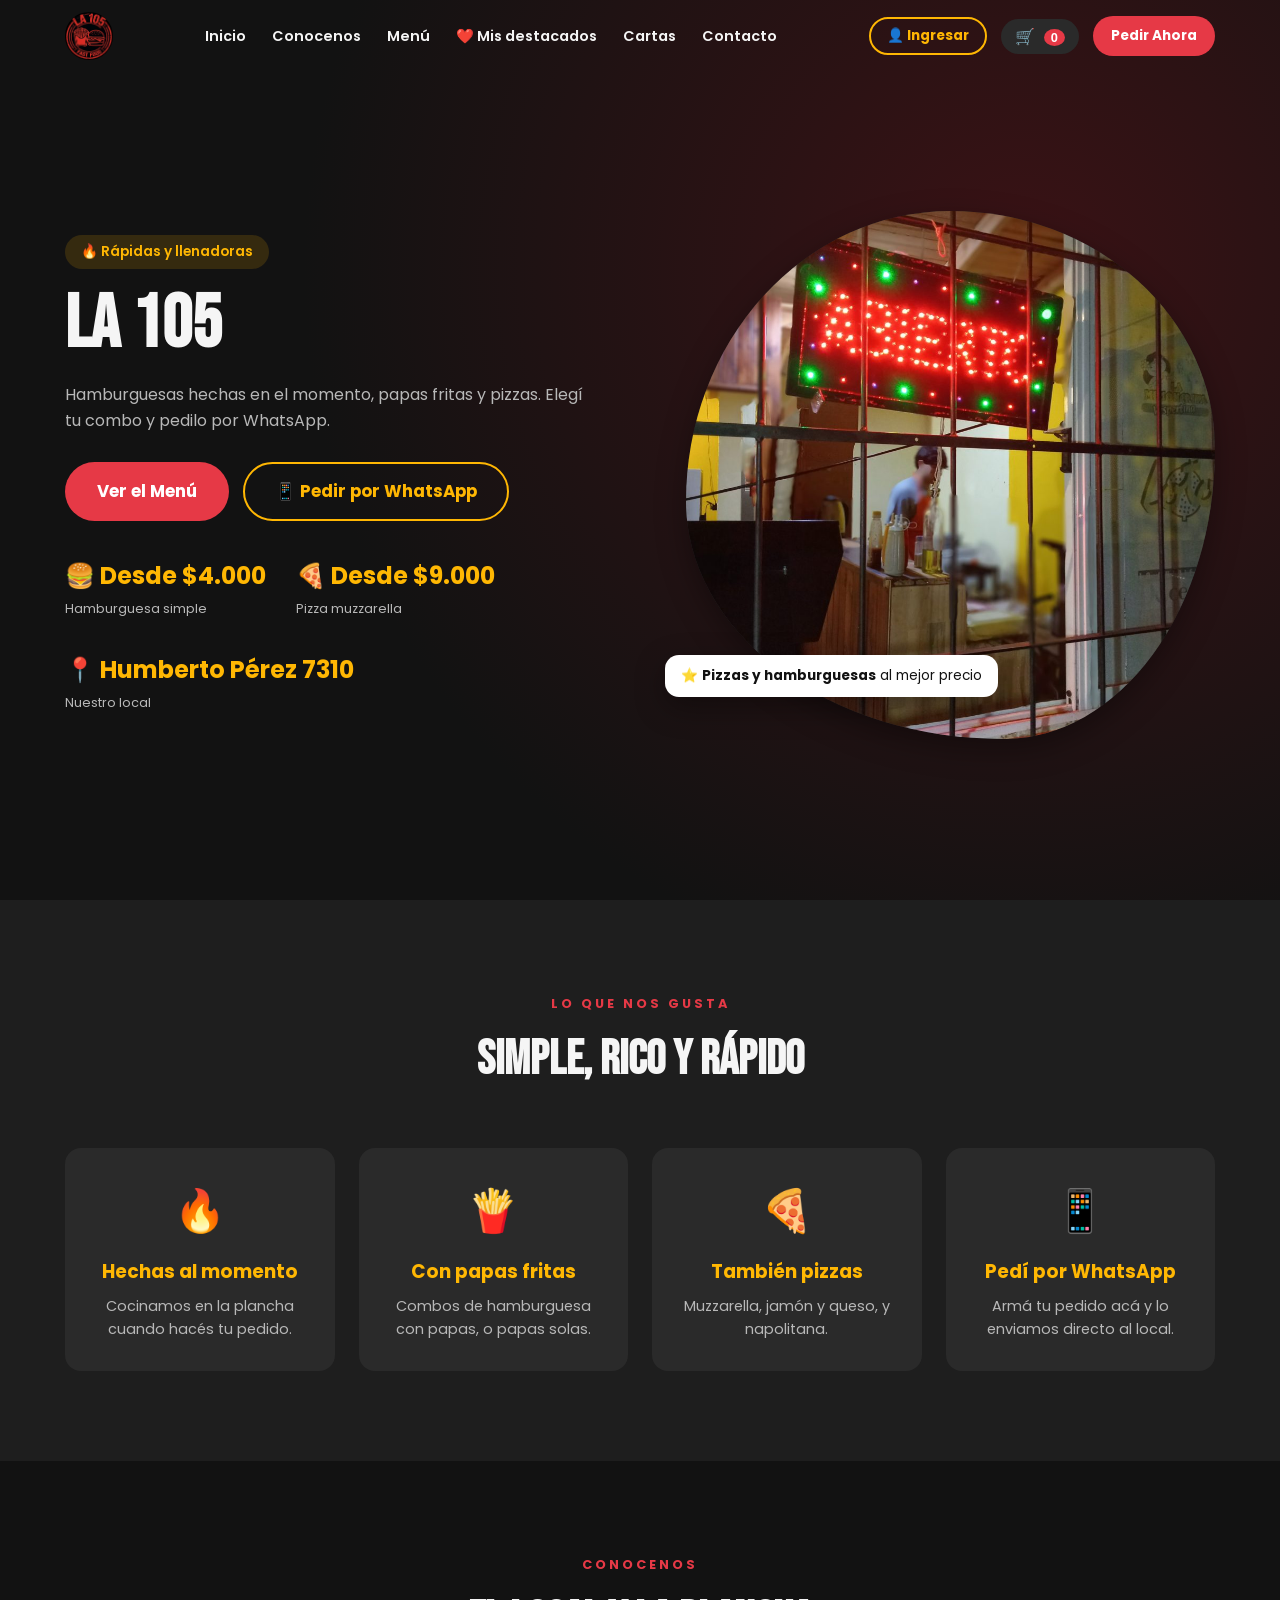
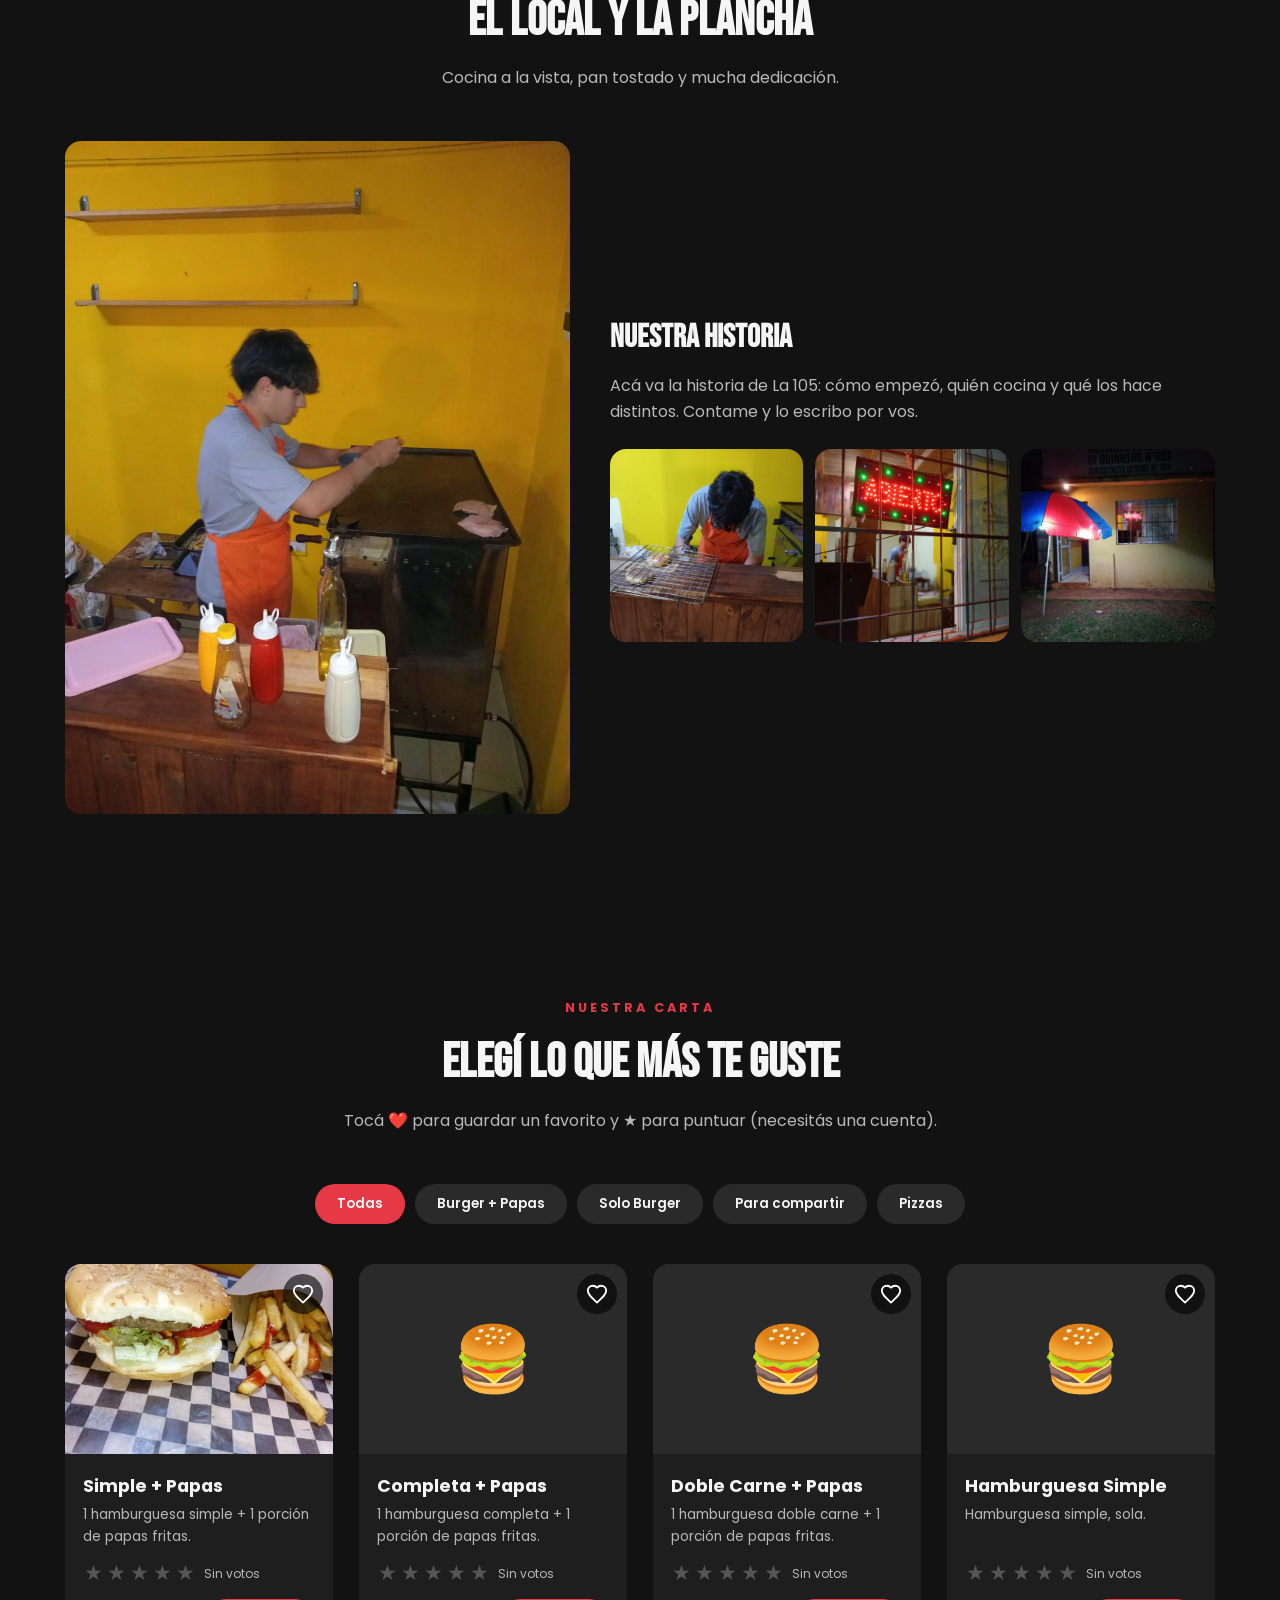
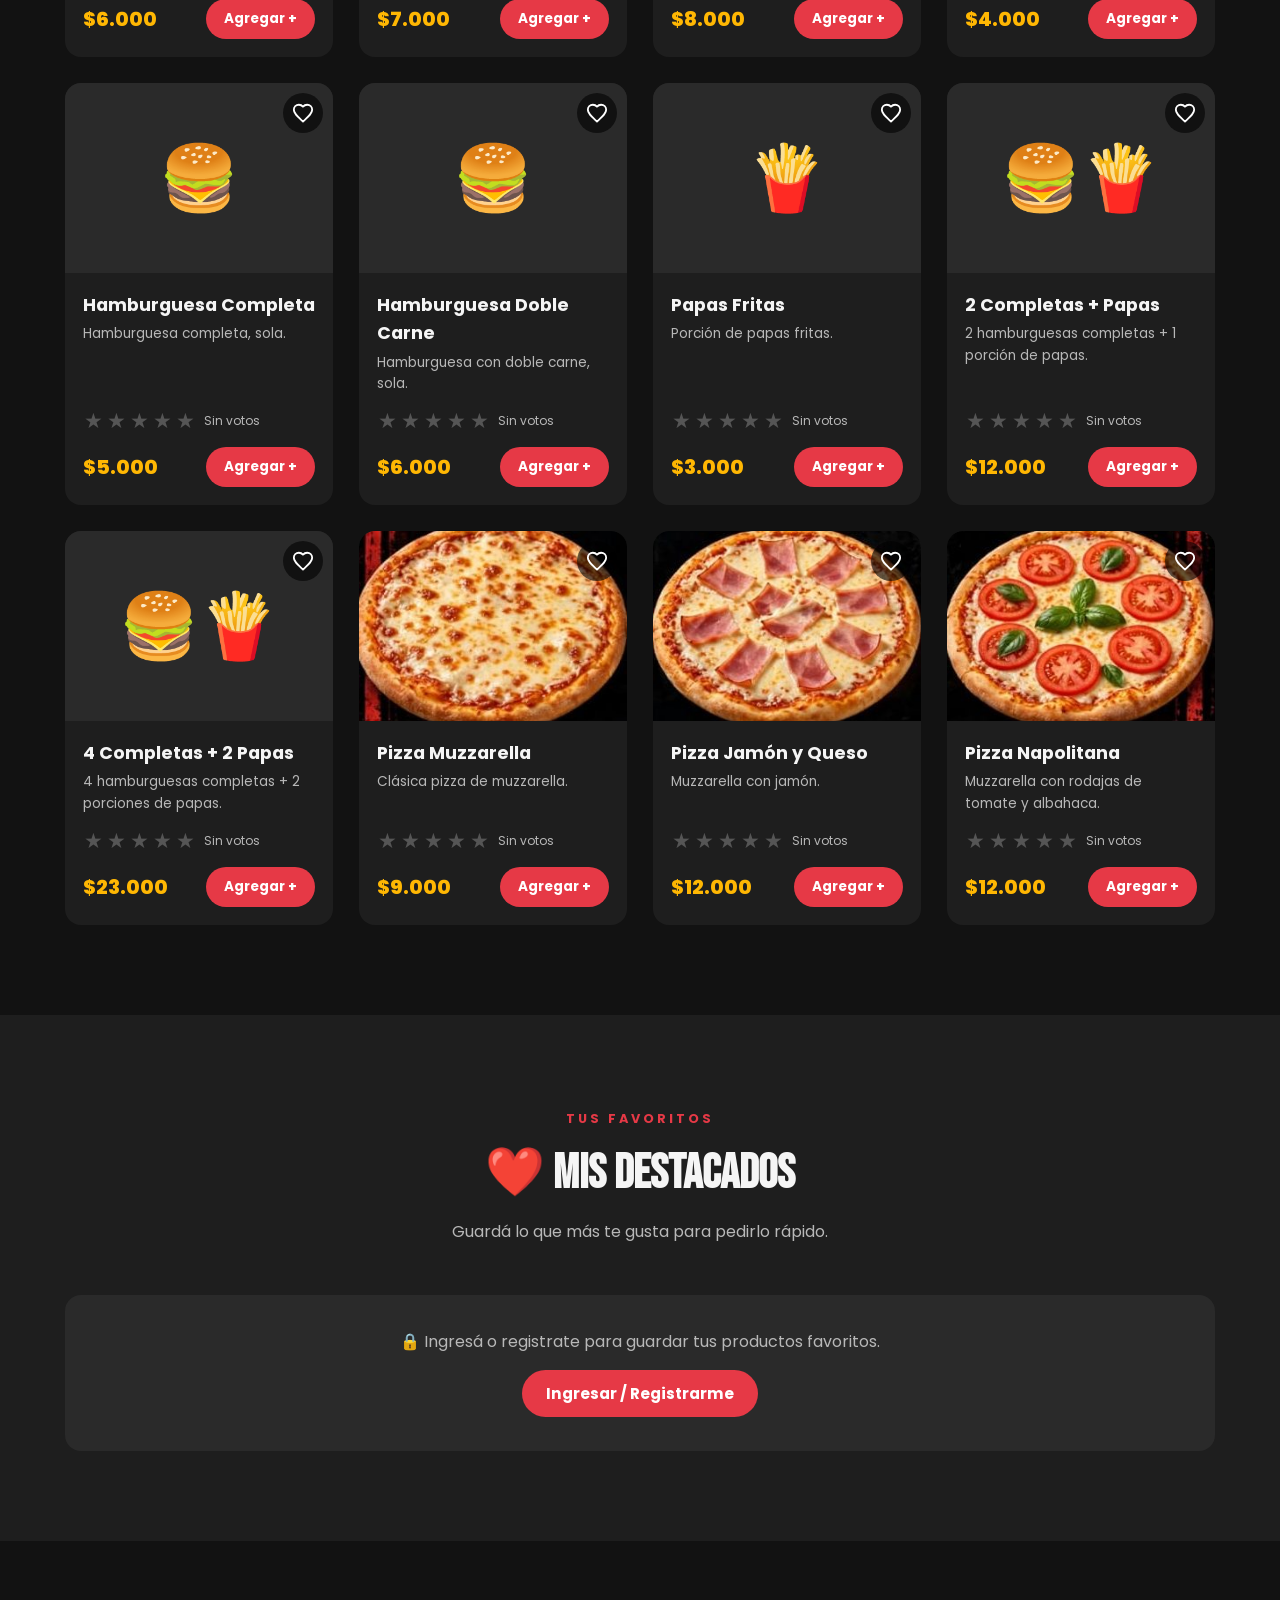
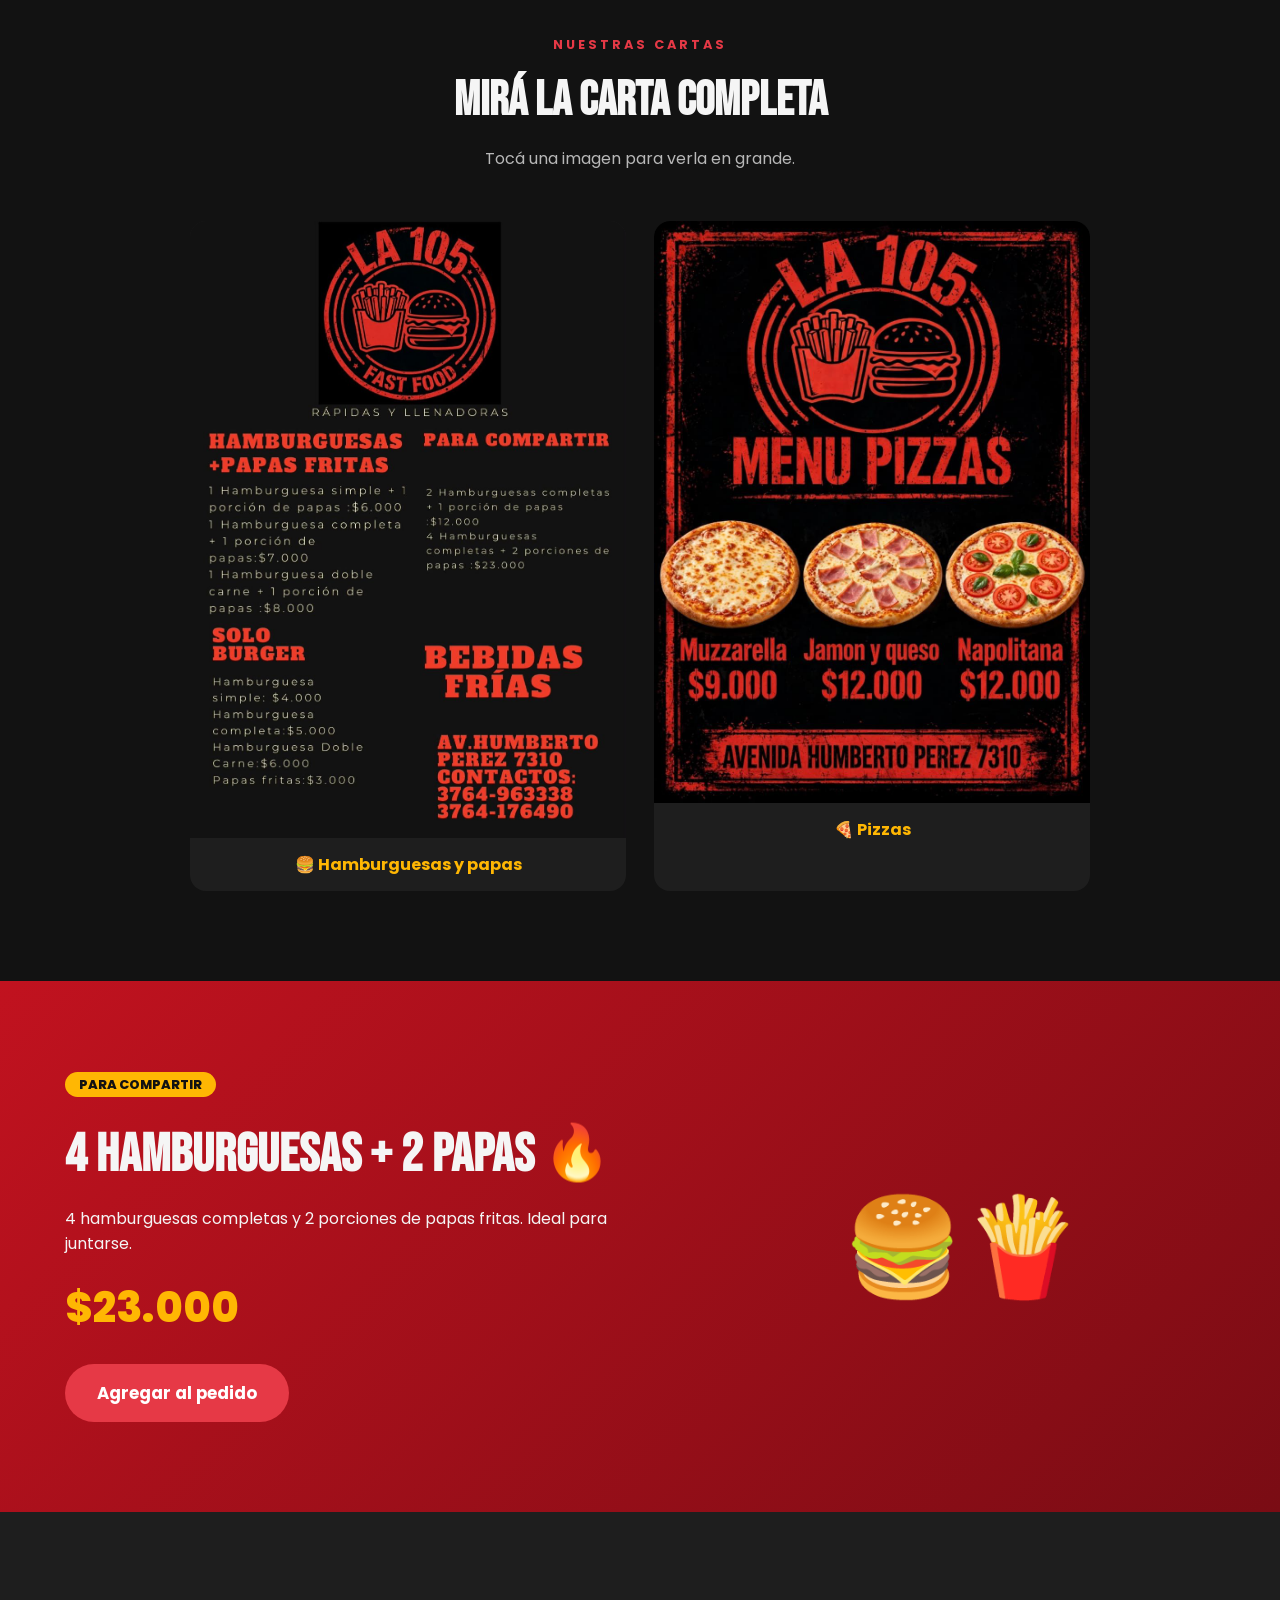
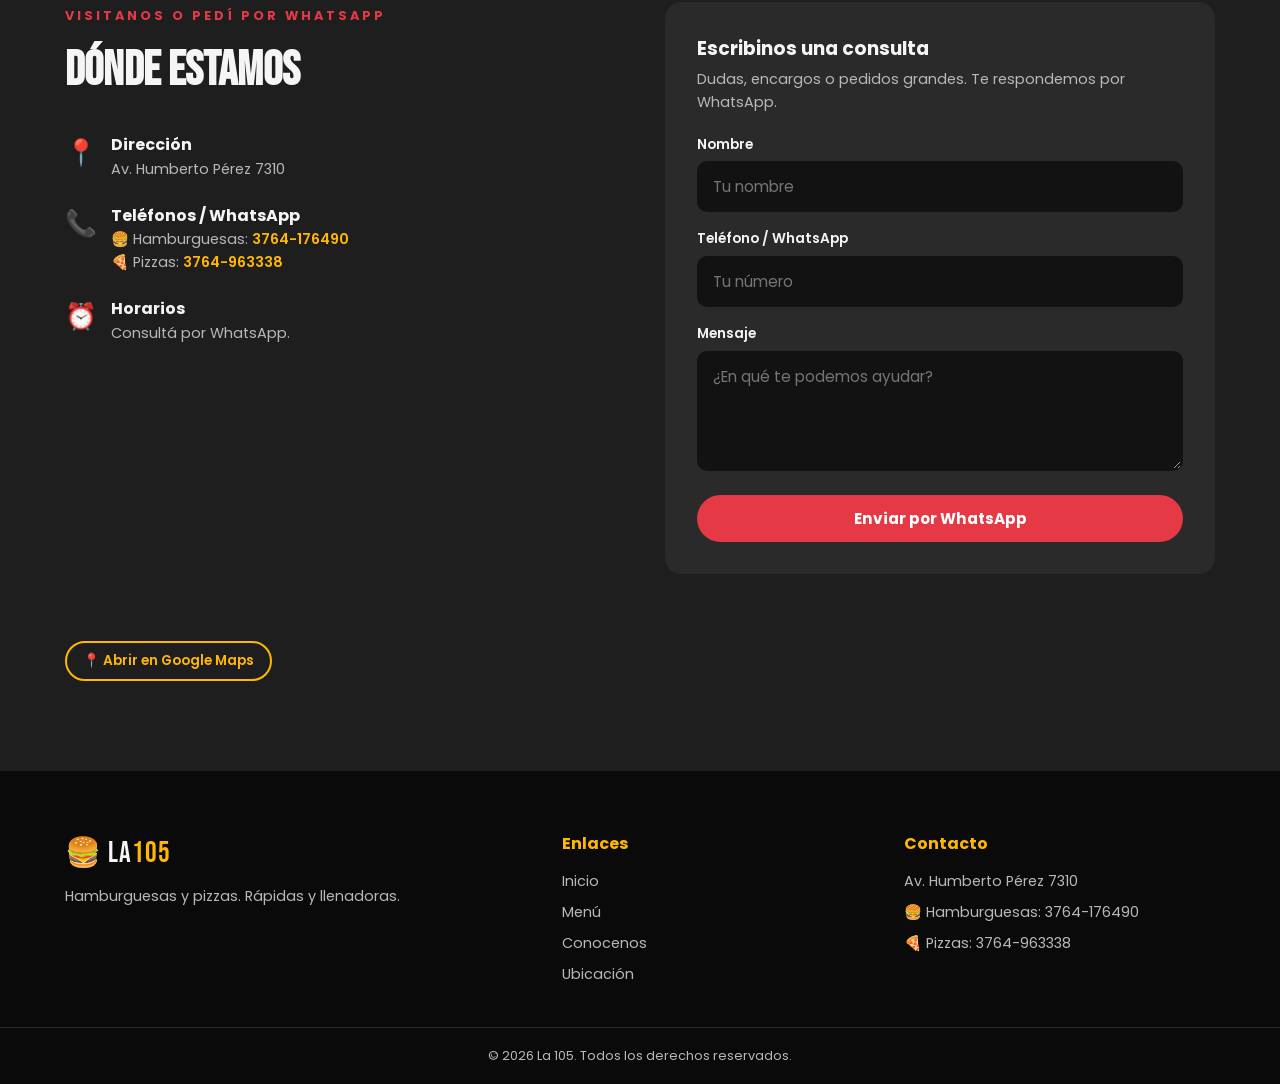
<file: index.html>
<!DOCTYPE html>
<html lang="es">
<head>
  <meta charset="UTF-8">
  <meta name="viewport" content="width=device-width, initial-scale=1.0">
  <title>La 105 | Hamburguesas y Pizzas</title>
  <meta name="description" content="La 105: hamburguesas rápidas y llenadoras, papas fritas y pizzas. Av. Humberto Pérez 7310. Pedí por WhatsApp.">
  <link rel="preconnect" href="https://fonts.googleapis.com">
  <link rel="preconnect" href="https://fonts.gstatic.com" crossorigin>
  <link href="https://fonts.googleapis.com/css2?family=Bebas+Neue&family=Poppins:wght@300;400;600;700;800&display=swap" rel="stylesheet">
  <link rel="icon" href="img/logo.jpg">
  <link rel="stylesheet" href="css/styles.css?v=11">
</head>
<body>

  <!-- Barra de Navegación -->
  <header class="header" id="header">
    <nav class="navbar container">
      <a href="#inicio" class="logo">
        <img src="img/logo.jpg" alt="La 105" class="logo-img">
      </a>

      <ul class="nav-links" id="navLinks">
        <li><a href="#inicio">Inicio</a></li>
        <li><a href="#nosotros">Conocenos</a></li>
        <li><a href="#menu">Menú</a></li>
        <li><a href="#destacados">❤️ Mis destacados</a></li>
        <li><a href="#cartas">Cartas</a></li>
        <li><a href="#contacto">Contacto</a></li>
      </ul>

      <div class="nav-actions">
        <div class="user-box hidden" id="userBox">
          <span class="user-name" id="userName"></span>
          <button class="link-btn" id="logoutBtn">Salir</button>
        </div>
        <button class="btn btn-outline btn-sm" id="authBtn">👤 Ingresar</button>
        <button class="cart-btn" id="openCartBtn" title="Ver pedido">
          🛒 <span class="cart-count" id="cartCount">0</span>
        </button>
        <a href="#menu" class="btn btn-primary btn-sm nav-cta">Pedir Ahora</a>
        <button class="menu-toggle" id="menuToggle" aria-label="Abrir menú">
          <span></span>
          <span></span>
          <span></span>
        </button>
      </div>
    </nav>
  </header>

  <!-- Hero -->
  <section class="hero" id="inicio">
    <div class="container hero-content">
      <div class="hero-text">
        <span class="badge">🔥 Rápidas y llenadoras</span>
        <h1>La 105</h1>
        <p>
          Hamburguesas hechas en el momento, papas fritas y pizzas.
          Elegí tu combo y pedilo por WhatsApp.
        </p>
        <div class="hero-buttons">
          <a href="#menu" class="btn btn-primary btn-lg">Ver el Menú</a>
          <button type="button" class="btn btn-outline btn-lg" onclick="abrirWhatsApp('Hola! Quiero hacer un pedido')">
            📱 Pedir por WhatsApp
          </button>
        </div>
        <div class="hero-stats">
          <div class="stat">
            <strong>🍔 Desde $4.000</strong>
            <span>Hamburguesa simple</span>
          </div>
          <div class="stat">
            <strong>🍕 Desde $9.000</strong>
            <span>Pizza muzzarella</span>
          </div>
          <div class="stat">
            <strong>📍 Humberto Pérez 7310</strong>
            <span>Nuestro local</span>
          </div>
        </div>
      </div>
      <div class="hero-image-wrap">
        <div class="hero-photo">
          <img src="img/local-ventana.jpg" alt="Cartel luminoso del local La 105" class="hero-img" id="heroImg">
          <div class="hero-fallback">🍔</div>
        </div>
        <div class="floating-tag">
          ⭐ <strong>Pizzas y hamburguesas</strong> al mejor precio
        </div>
      </div>
    </div>
  </section>

  <!-- Por qué elegirnos -->
  <section class="features" id="beneficios">
    <div class="container">
      <div class="section-title">
        <span class="subtitle">LO QUE NOS GUSTA</span>
        <h2>Simple, rico y rápido</h2>
      </div>

      <div class="features-grid">
        <div class="feature-card">
          <div class="feature-icon">🔥</div>
          <h3>Hechas al momento</h3>
          <p>Cocinamos en la plancha cuando hacés tu pedido.</p>
        </div>
        <div class="feature-card">
          <div class="feature-icon">🍟</div>
          <h3>Con papas fritas</h3>
          <p>Combos de hamburguesa con papas, o papas solas.</p>
        </div>
        <div class="feature-card">
          <div class="feature-icon">🍕</div>
          <h3>También pizzas</h3>
          <p>Muzzarella, jamón y queso, y napolitana.</p>
        </div>
        <div class="feature-card">
          <div class="feature-icon">📱</div>
          <h3>Pedí por WhatsApp</h3>
          <p>Armá tu pedido acá y lo enviamos directo al local.</p>
        </div>
      </div>
    </div>
  </section>

  <!-- Conocenos -->
  <section class="about" id="nosotros">
    <div class="container">
      <div class="section-title">
        <span class="subtitle">CONOCENOS</span>
        <h2>El local y la plancha</h2>
        <p>Cocina a la vista, pan tostado y mucha dedicación.</p>
      </div>

      <div class="about-grid">
        <div class="about-photo">
          <img src="img/cocinero.jpg" alt="Nuestro cocinero trabajando en la plancha" loading="lazy">
          <div class="photo-fallback"><span>👨‍🍳</span><small>Foto del cocinero</small></div>
        </div>
        <div class="about-text">
          <h3>Nuestra historia</h3>
          <p>Acá va la historia de La 105: cómo empezó, quién cocina y qué los hace distintos. Contame y lo escribo por vos.</p>
          <div class="gallery">
            <div class="gallery-item">
              <img src="img/cocina-panes.jpg" alt="Panes tostándose en la parrilla" loading="lazy">
              <div class="photo-fallback"><span>🍞</span></div>
            </div>
            <div class="gallery-item">
              <img src="img/local-ventana.jpg" alt="Cartel luminoso abierto" loading="lazy">
              <div class="photo-fallback"><span>💡</span></div>
            </div>
            <div class="gallery-item">
              <img src="img/local-frente.jpg" alt="Frente del local de noche" loading="lazy">
              <div class="photo-fallback"><span>🏠</span></div>
            </div>
          </div>
        </div>
      </div>
    </div>
  </section>

  <!-- Menú -->
  <section class="menu-section" id="menu">
    <div class="container">
      <div class="section-title">
        <span class="subtitle">NUESTRA CARTA</span>
        <h2>Elegí lo que más te guste</h2>
        <p>Tocá ❤️ para guardar un favorito y ★ para puntuar (necesitás una cuenta).</p>
      </div>

      <div class="menu-filters">
        <button class="filter-btn active" data-filter="todas">Todas</button>
        <button class="filter-btn" data-filter="combos">Burger + Papas</button>
        <button class="filter-btn" data-filter="solo">Solo Burger</button>
        <button class="filter-btn" data-filter="compartir">Para compartir</button>
        <button class="filter-btn" data-filter="pizzas">Pizzas</button>
      </div>

      <div class="menu-grid" id="menuGrid"></div>
    </div>
  </section>

  <!-- Mis destacados -->
  <section class="favorites-section" id="destacados">
    <div class="container">
      <div class="section-title">
        <span class="subtitle">TUS FAVORITOS</span>
        <h2>❤️ Mis Destacados</h2>
        <p>Guardá lo que más te gusta para pedirlo rápido.</p>
      </div>
      <div class="menu-grid" id="favoritesGrid"></div>
    </div>
  </section>

  <!-- Cartas originales -->
  <section class="cartas-section" id="cartas">
    <div class="container">
      <div class="section-title">
        <span class="subtitle">NUESTRAS CARTAS</span>
        <h2>Mirá la carta completa</h2>
        <p>Tocá una imagen para verla en grande.</p>
      </div>
      <div class="cartas-grid">
        <a href="img/carta-hamburguesas.jpg" target="_blank" rel="noopener" class="carta-card">
          <img src="img/carta-hamburguesas.jpg" alt="Carta de hamburguesas, papas y bebidas de La 105" loading="lazy">
          <span>🍔 Hamburguesas y papas</span>
        </a>
        <a href="img/carta-pizzas.jpg" target="_blank" rel="noopener" class="carta-card">
          <img src="img/carta-pizzas.jpg" alt="Carta de pizzas de La 105" loading="lazy">
          <span>🍕 Pizzas</span>
        </a>
      </div>
    </div>
  </section>

  <!-- Promo -->
  <section class="promo-banner" id="promos">
    <div class="container promo-content">
      <div class="promo-text">
        <span class="promo-tag">PARA COMPARTIR</span>
        <h2>4 Hamburguesas + 2 Papas 🔥</h2>
        <p>4 hamburguesas completas y 2 porciones de papas fritas. Ideal para juntarse.</p>
        <div class="promo-price">
          <span class="new-price">$23.000</span>
        </div>
        <button class="btn btn-primary btn-lg" onclick="agregarAlCarrito(9)">Agregar al pedido</button>
      </div>
      <div class="promo-img">
        <div class="promo-emoji">🍔🍟</div>
      </div>
    </div>
  </section>

  <!-- Contacto -->
  <section class="contact-section" id="contacto">
    <div class="container">
      <div class="contact-grid">
        <div class="contact-info">
          <span class="subtitle">VISITANOS O PEDÍ POR WHATSAPP</span>
          <h2>Dónde estamos</h2>

          <div class="info-item">
            <span class="info-icon">📍</span>
            <div>
              <strong>Dirección</strong>
              <p>Av. Humberto Pérez 7310</p>
            </div>
          </div>

          <div class="info-item">
            <span class="info-icon">📞</span>
            <div>
              <strong>Teléfonos / WhatsApp</strong>
              <p>🍔 Hamburguesas: <a href="https://wa.me/5493764176490" target="_blank" rel="noopener">3764-176490</a></p>
              <p>🍕 Pizzas: <a href="https://wa.me/5493764963338" target="_blank" rel="noopener">3764-963338</a></p>
            </div>
          </div>

          <div class="info-item">
            <span class="info-icon">⏰</span>
            <div>
              <strong>Horarios</strong>
              <p>Consultá por WhatsApp.</p>
            </div>
          </div>

          <div class="map-wrap">
            <iframe
              title="Mapa de La 105"
              src="https://www.google.com/maps?q=-27.410066,-55.931760&z=17&output=embed"
              loading="lazy" referrerpolicy="no-referrer-when-downgrade"></iframe>
          </div>
          <a class="btn btn-outline btn-sm map-link" href="https://maps.app.goo.gl/bcfmpMBehwVeRgW16" target="_blank" rel="noopener">📍 Abrir en Google Maps</a>
        </div>

        <div class="contact-form-card">
          <h3>Escribinos una consulta</h3>
          <p>Dudas, encargos o pedidos grandes. Te respondemos por WhatsApp.</p>

          <form id="contactForm">
            <div class="form-group">
              <label for="name">Nombre</label>
              <input type="text" id="name" required placeholder="Tu nombre">
            </div>
            <div class="form-group">
              <label for="phone">Teléfono / WhatsApp</label>
              <input type="tel" id="phone" required placeholder="Tu número">
            </div>
            <div class="form-group">
              <label for="message">Mensaje</label>
              <textarea id="message" rows="4" required placeholder="¿En qué te podemos ayudar?"></textarea>
            </div>
            <button type="submit" class="btn btn-primary btn-block">Enviar por WhatsApp</button>
          </form>
          <div id="formFeedback" class="form-feedback hidden"></div>
        </div>
      </div>
    </div>
  </section>

  <!-- Modal de Ingreso / Registro -->
  <div class="auth-backdrop" id="authBackdrop">
    <div class="auth-card">
      <button class="close-cart-btn auth-close" id="closeAuthBtn">&times;</button>
      <h3>Bienvenido 👋</h3>
      <p class="auth-hint" id="authHint">Ingresá para guardar destacados y puntuar.</p>

      <div class="auth-tabs">
        <button class="auth-tab active" data-tab="login">Ingresar</button>
        <button class="auth-tab" data-tab="register">Registrarme</button>
      </div>

      <form id="loginForm" class="auth-form">
        <div class="form-group">
          <label for="loginEmail">Email</label>
          <input type="email" id="loginEmail" required placeholder="tu@email.com">
        </div>
        <div class="form-group">
          <label for="loginPass">Contraseña</label>
          <input type="password" id="loginPass" required placeholder="Tu contraseña">
        </div>
        <button type="submit" class="btn btn-primary btn-block">Ingresar</button>
      </form>

      <form id="registerForm" class="auth-form hidden">
        <div class="form-group">
          <label for="regName">Nombre</label>
          <input type="text" id="regName" required placeholder="Tu nombre">
        </div>
        <div class="form-group">
          <label for="regEmail">Email</label>
          <input type="email" id="regEmail" required placeholder="tu@email.com">
        </div>
        <div class="form-group">
          <label for="regPass">Contraseña (mínimo 6)</label>
          <input type="password" id="regPass" required minlength="6" placeholder="Elegí una contraseña">
        </div>
        <button type="submit" class="btn btn-primary btn-block">Crear mi cuenta</button>
      </form>

      <p class="auth-msg hidden" id="authMsg"></p>
      <p class="auth-demo hidden" id="authDemo">Modo demostración: las cuentas y puntajes se guardan solo en este navegador.</p>
    </div>
  </div>

  <!-- Elegir número de WhatsApp -->
  <div class="auth-backdrop" id="waBackdrop">
    <div class="auth-card">
      <button class="close-cart-btn auth-close" id="closeWaBtn">&times;</button>
      <h3>¿A qué número escribimos?</h3>
      <p class="auth-hint">Hay un WhatsApp para hamburguesas y otro para pizzas.</p>
      <div class="wa-options">
        <button class="btn btn-primary btn-block wa-num" data-n="0">🍔 Hamburguesas · 3764-176490</button>
        <button class="btn btn-primary btn-block wa-num" data-n="1">🍕 Pizzas · 3764-963338</button>
      </div>
    </div>
  </div>

  <!-- Carrito -->
  <div class="cart-modal-backdrop" id="cartBackdrop">
    <aside class="cart-drawer" id="cartDrawer">
      <div class="cart-header">
        <h3>🛒 Tu Pedido</h3>
        <button class="close-cart-btn" id="closeCartBtn">&times;</button>
      </div>

      <div class="cart-items" id="cartItems">
        <p class="empty-cart-msg">Tu carrito está vacío. ¡Elegí algo rico!</p>
      </div>

      <div class="cart-footer">
        <div class="cart-total-row">
          <span>Total:</span>
          <span class="cart-total-amount" id="cartTotal">$0</span>
        </div>
        <button class="btn btn-primary btn-block btn-checkout" id="checkoutWhatsappBtn">
          📲 Enviar Pedido por WhatsApp
        </button>
        <button class="btn btn-outline btn-block btn-clear" id="clearCartBtn">
          Vaciar Carrito
        </button>
      </div>
    </aside>
  </div>

  <!-- Footer -->
  <footer class="footer">
    <div class="container footer-content">
      <div class="footer-col">
        <a href="#inicio" class="logo">🍔 La<span class="highlight">105</span></a>
        <p>Hamburguesas y pizzas. Rápidas y llenadoras.</p>
      </div>

      <div class="footer-col">
        <h4>Enlaces</h4>
        <ul>
          <li><a href="#inicio">Inicio</a></li>
          <li><a href="#menu">Menú</a></li>
          <li><a href="#nosotros">Conocenos</a></li>
          <li><a href="#contacto">Ubicación</a></li>
        </ul>
      </div>

      <div class="footer-col">
        <h4>Contacto</h4>
        <p>Av. Humberto Pérez 7310</p>
        <p>🍔 Hamburguesas: 3764-176490</p>
        <p>🍕 Pizzas: 3764-963338</p>
      </div>
    </div>

    <div class="footer-bottom">
      <p>&copy; 2026 La 105. Todos los derechos reservados.</p>
    </div>
  </footer>

  <script src="js/firebase-config.js?v=11"></script>
  <script src="js/auth.js?v=11"></script>
  <script src="js/productos.js?v=11"></script>
  <script src="js/main.js?v=11"></script>
</body>
</html>
</file>
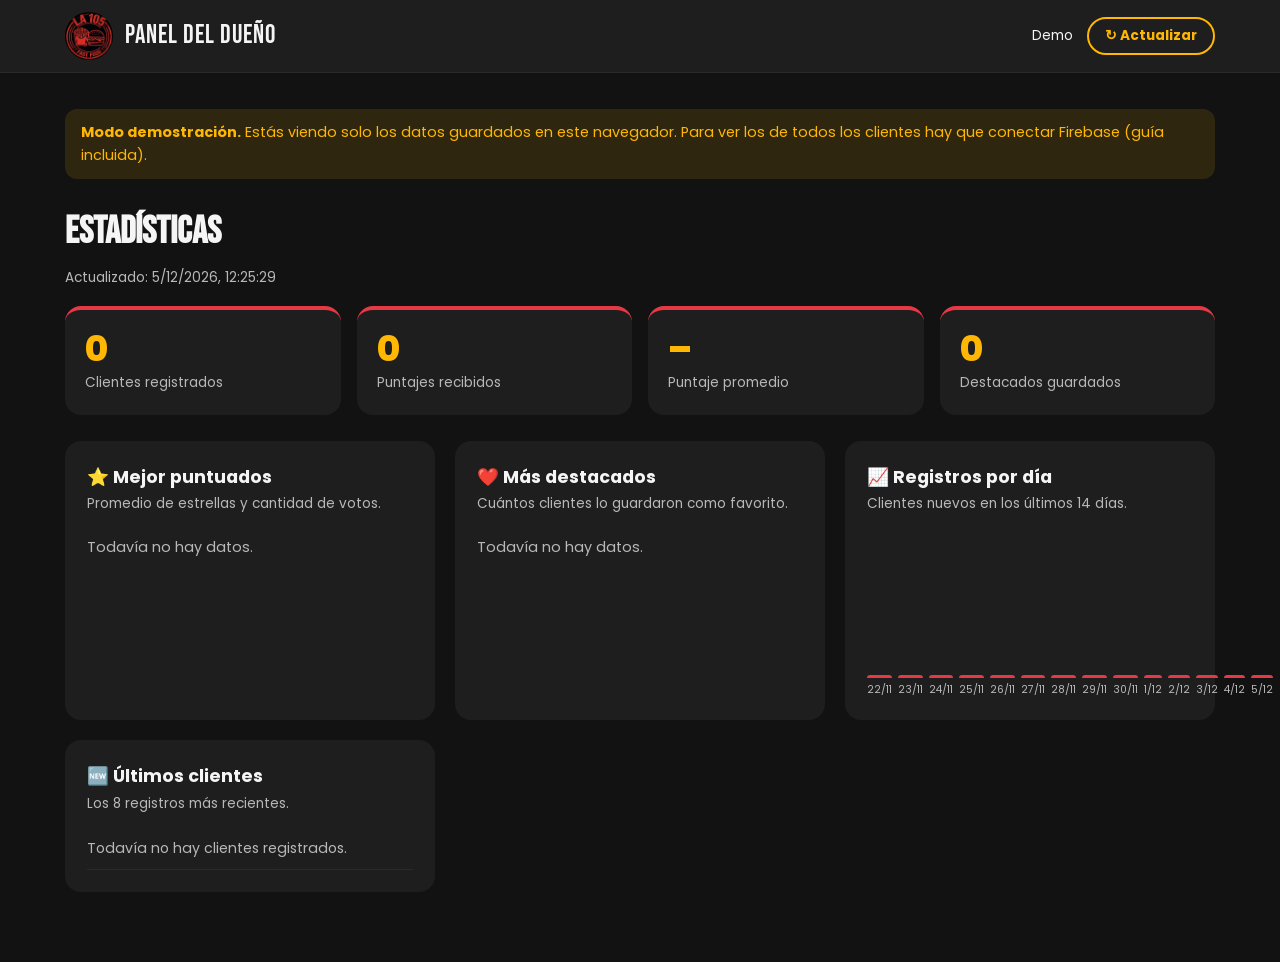
<file: admin.html>
<!DOCTYPE html>
<html lang="es">
<head>
  <meta charset="UTF-8">
  <meta name="viewport" content="width=device-width, initial-scale=1.0">
  <meta name="robots" content="noindex, nofollow">
  <title>Panel del dueño | La 105</title>
  <link rel="preconnect" href="https://fonts.googleapis.com">
  <link rel="preconnect" href="https://fonts.gstatic.com" crossorigin>
  <link href="https://fonts.googleapis.com/css2?family=Bebas+Neue&family=Poppins:wght@300;400;600;700;800&display=swap" rel="stylesheet">
  <link rel="icon" href="img/logo.jpg">
  <link rel="stylesheet" href="css/styles.css?v=11">
</head>
<body class="admin-body">

  <header class="admin-top">
    <div class="container admin-top-inner">
      <a href="index.html" class="admin-brand"><img src="img/logo.jpg" alt="La 105" class="logo-img"> <span>Panel del dueño</span></a>
      <div class="admin-actions hidden" id="adminActions">
        <span class="user-name" id="adminUser"></span>
        <button class="btn btn-outline btn-sm" id="refreshBtn">↻ Actualizar</button>
        <button class="link-btn" id="adminLogout">Salir</button>
      </div>
    </div>
  </header>

  <main class="container admin-main">

    <p class="admin-banner hidden" id="demoBanner">
      <strong>Modo demostración.</strong> Estás viendo solo los datos guardados en este navegador.
      Para ver los de todos los clientes hay que conectar Firebase (guía incluida).
    </p>

    <!-- Ingreso del dueño -->
    <section class="admin-login hidden" id="adminLogin">
      <h1>Ingreso del dueño</h1>
      <p>Entrá con el email y la contraseña de tu cuenta.</p>
      <form id="adminLoginForm">
        <div class="form-group">
          <label for="aEmail">Email</label>
          <input type="email" id="aEmail" required placeholder="tu@email.com" autocomplete="username">
        </div>
        <div class="form-group">
          <label for="aPass">Contraseña</label>
          <input type="password" id="aPass" required placeholder="Tu contraseña" autocomplete="current-password">
        </div>
        <button type="submit" class="btn btn-primary btn-block">Ingresar</button>
      </form>
      <p class="auth-msg hidden" id="adminMsg"></p>
    </section>

    <!-- Cuenta sin permiso -->
    <section class="admin-login hidden" id="adminDenied">
      <h1>Esta cuenta no es administradora</h1>
      <p>Para darle permiso, entrá a la consola de Firebase → <em>Firestore Database</em> → creá la colección
        <code>admins</code> y un documento cuyo ID sea este código (puede ir vacío, o con un campo cualquiera):</p>
      <p class="admin-uid" id="adminUid"></p>
      <p class="admin-hint">Los pasos con imágenes están en <strong>GUIA-FIREBASE.md</strong>, sección “Panel del dueño”. Después tocá “Actualizar”.</p>
      <button class="btn btn-outline" id="deniedRetry">↻ Ya lo hice, actualizar</button>
      <button class="link-btn" id="deniedLogout">Salir</button>
    </section>

    <!-- Estadísticas -->
    <section class="hidden" id="adminDash">
      <h1 class="admin-title">Estadísticas</h1>
      <p class="admin-hint" id="updatedAt"></p>

      <div class="kpis">
        <div class="kpi"><span class="kpi-num" id="kClientes">0</span><span class="kpi-label">Clientes registrados</span></div>
        <div class="kpi"><span class="kpi-num" id="kVotos">0</span><span class="kpi-label">Puntajes recibidos</span></div>
        <div class="kpi"><span class="kpi-num" id="kProm">–</span><span class="kpi-label">Puntaje promedio</span></div>
        <div class="kpi"><span class="kpi-num" id="kFavs">0</span><span class="kpi-label">Destacados guardados</span></div>
      </div>

      <div class="admin-grid">
        <div class="admin-card">
          <h2>⭐ Mejor puntuados</h2>
          <p class="admin-hint">Promedio de estrellas y cantidad de votos.</p>
          <div class="rank" id="rankRating"></div>
        </div>
        <div class="admin-card">
          <h2>❤️ Más destacados</h2>
          <p class="admin-hint">Cuántos clientes lo guardaron como favorito.</p>
          <div class="rank" id="rankFavs"></div>
        </div>
        <div class="admin-card">
          <h2>📈 Registros por día</h2>
          <p class="admin-hint">Clientes nuevos en los últimos 14 días.</p>
          <div class="days" id="daysChart"></div>
        </div>
        <div class="admin-card">
          <h2>🆕 Últimos clientes</h2>
          <p class="admin-hint">Los 8 registros más recientes.</p>
          <ul class="client-list" id="clientList"></ul>
        </div>
      </div>
    </section>

  </main>

  <script src="js/firebase-config.js?v=11"></script>
  <script src="js/productos.js?v=11"></script>
  <script src="js/admin.js?v=11"></script>
</body>
</html>
</file>
<file: css/styles.css>
/* ===== Variables y base ===== */
:root {
  --rojo: #e63946;
  --rojo-oscuro: #c1121f;
  --amarillo: #ffb703;
  --negro: #121212;
  --gris-oscuro: #1e1e1e;
  --gris: #2a2a2a;
  --texto: #f5f5f5;
  --texto-suave: #b8b8b8;
  --radio: 16px;
  --sombra: 0 10px 30px rgba(0, 0, 0, 0.35);
}

* { margin: 0; padding: 0; box-sizing: border-box; }
html { scroll-behavior: smooth; scroll-padding-top: 80px; }
body {
  font-family: 'Poppins', sans-serif;
  background: var(--negro);
  color: var(--texto);
  line-height: 1.6;
}
img { max-width: 100%; display: block; }
a { color: inherit; text-decoration: none; }
ul { list-style: none; }
.container { width: min(1150px, 92%); margin: 0 auto; }
.highlight { color: var(--amarillo); }
.hidden { display: none !important; }

/* ===== Botones ===== */
.btn {
  display: inline-block;
  padding: 10px 22px;
  border-radius: 50px;
  font-weight: 700;
  font-family: inherit;
  font-size: 0.95rem;
  cursor: pointer;
  border: 2px solid transparent;
  transition: transform 0.2s, background 0.2s, color 0.2s;
}
.btn:hover { transform: translateY(-2px); }
.btn-primary { background: var(--rojo); color: #fff; }
.btn-primary:hover { background: var(--rojo-oscuro); }
.btn-outline { background: transparent; border-color: var(--amarillo); color: var(--amarillo); }
.btn-outline:hover { background: var(--amarillo); color: var(--negro); }
.btn-lg { padding: 14px 30px; font-size: 1.05rem; }
.btn-block { width: 100%; text-align: center; }

/* ===== Header ===== */
.header {
  position: fixed;
  top: 0; left: 0; width: 100%;
  z-index: 100;
  transition: background 0.3s, box-shadow 0.3s;
}
.header.scrolled { background: rgba(18, 18, 18, 0.96); box-shadow: 0 2px 15px rgba(0, 0, 0, 0.5); }
.navbar { display: flex; align-items: center; justify-content: space-between; height: 72px; }
.logo { font-family: 'Bebas Neue', sans-serif; font-size: 1.8rem; letter-spacing: 1px; }
.nav-links { display: flex; gap: 26px; }
.nav-links a { font-size: 0.9rem; font-weight: 600; transition: color 0.2s; }
.nav-links a:hover { color: var(--amarillo); }
.nav-actions { display: flex; align-items: center; gap: 14px; }
.cart-btn {
  background: var(--gris); border: none; color: #fff;
  padding: 8px 14px; border-radius: 50px; font-size: 1rem; cursor: pointer;
}
.cart-count {
  background: var(--rojo); border-radius: 50%;
  padding: 1px 7px; font-size: 0.8rem; font-weight: 700; margin-left: 4px;
}
.cart-count.bump { animation: bump 0.3s; }
@keyframes bump { 50% { transform: scale(1.5); } }

.menu-toggle { display: none; background: none; border: none; cursor: pointer; flex-direction: column; gap: 5px; }
.menu-toggle span { width: 26px; height: 3px; background: #fff; border-radius: 3px; transition: 0.3s; }
.menu-toggle.open span:nth-child(1) { transform: translateY(8px) rotate(45deg); }
.menu-toggle.open span:nth-child(2) { opacity: 0; }
.menu-toggle.open span:nth-child(3) { transform: translateY(-8px) rotate(-45deg); }

/* ===== Hero ===== */
.hero {
  position: relative;
  min-height: 100vh;
  display: flex; align-items: center;
  padding: 110px 0 60px;
  background: radial-gradient(circle at 80% 30%, #3a1215 0%, var(--negro) 60%);
}
.hero-content { display: grid; grid-template-columns: 1.1fr 1fr; gap: 40px; align-items: center; }
.badge {
  display: inline-block; background: rgba(255, 183, 3, 0.15); color: var(--amarillo);
  padding: 6px 16px; border-radius: 50px; font-size: 0.85rem; font-weight: 600; margin-bottom: 18px;
}
.hero h1 { font-family: 'Bebas Neue', sans-serif; font-size: clamp(2.8rem, 6vw, 4.6rem); line-height: 1.05; margin-bottom: 18px; }
.hero p { color: var(--texto-suave); max-width: 520px; margin-bottom: 28px; }
.hero-buttons { display: flex; flex-wrap: wrap; gap: 14px; margin-bottom: 36px; }
.hero-stats { display: flex; gap: 30px; flex-wrap: wrap; }
.stat strong { display: block; font-size: 1.5rem; color: var(--amarillo); }
.stat span { font-size: 0.8rem; color: var(--texto-suave); }
.hero-image-wrap { position: relative; }
.hero-img { border-radius: 50% 50% 40% 60% / 55% 45% 55% 45%; box-shadow: var(--sombra); animation: flotar 5s ease-in-out infinite; }
@keyframes flotar { 50% { transform: translateY(-12px); } }
.floating-tag {
  position: absolute; bottom: 8%; left: -4%;
  background: #fff; color: var(--negro);
  padding: 10px 16px; border-radius: 14px; font-size: 0.85rem; box-shadow: var(--sombra);
}

/* ===== Secciones ===== */
section { padding: 90px 0; }
.section-title { text-align: center; margin-bottom: 50px; }
.subtitle { color: var(--rojo); font-weight: 700; letter-spacing: 3px; font-size: 0.8rem; }
.section-title h2, .contact-info h2 {
  font-family: 'Bebas Neue', sans-serif; font-size: clamp(2rem, 4vw, 3rem); margin: 6px 0;
}
.section-title p { color: var(--texto-suave); }

/* Beneficios */
.features { background: var(--gris-oscuro); }
.features-grid { display: grid; grid-template-columns: repeat(auto-fit, minmax(230px, 1fr)); gap: 24px; }
.feature-card {
  background: var(--gris); padding: 30px 24px; border-radius: var(--radio);
  text-align: center; transition: transform 0.3s;
}
.feature-card:hover { transform: translateY(-8px); }
.feature-icon { font-size: 2.6rem; margin-bottom: 12px; }
.feature-card h3 { margin-bottom: 8px; color: var(--amarillo); }
.feature-card p { color: var(--texto-suave); font-size: 0.9rem; }

/* Menú */
.menu-filters { display: flex; flex-wrap: wrap; justify-content: center; gap: 10px; margin-bottom: 40px; }
.filter-btn {
  background: var(--gris); color: var(--texto); border: 2px solid transparent;
  padding: 8px 20px; border-radius: 50px; font-family: inherit; font-weight: 600; cursor: pointer;
  transition: 0.2s;
}
.filter-btn:hover { border-color: var(--rojo); }
.filter-btn.active { background: var(--rojo); }
.menu-grid { display: grid; grid-template-columns: repeat(auto-fill, minmax(260px, 1fr)); gap: 26px; }
.menu-card {
  background: var(--gris-oscuro); border-radius: var(--radio); overflow: hidden;
  display: flex; flex-direction: column; transition: transform 0.3s, box-shadow 0.3s;
  animation: aparecer 0.4s ease;
}
.menu-card:hover { transform: translateY(-6px); box-shadow: var(--sombra); }
@keyframes aparecer { from { opacity: 0; transform: translateY(15px); } }
.menu-card-img { height: 190px; background: var(--gris); display: flex; align-items: center; justify-content: center; font-size: 4rem; overflow: hidden; }
.menu-card-img img { width: 100%; height: 100%; object-fit: cover; }
.menu-card-body { padding: 18px; display: flex; flex-direction: column; flex: 1; }
.menu-card-body h3 { font-size: 1.1rem; margin-bottom: 4px; }
.menu-card-body p { color: var(--texto-suave); font-size: 0.85rem; flex: 1; margin-bottom: 14px; }
.menu-card-footer { display: flex; align-items: center; justify-content: space-between; }
.price { font-size: 1.25rem; font-weight: 800; color: var(--amarillo); }
.btn-add { padding: 8px 16px; font-size: 0.85rem; }

/* Promo */
.promo-banner { background: linear-gradient(135deg, var(--rojo-oscuro), #7a0c14); }
.promo-content { display: grid; grid-template-columns: 1.2fr 1fr; gap: 40px; align-items: center; }
.promo-tag { background: var(--amarillo); color: var(--negro); padding: 4px 14px; border-radius: 50px; font-weight: 800; font-size: 0.8rem; }
.promo-text h2 { font-family: 'Bebas Neue', sans-serif; font-size: clamp(2rem, 5vw, 3.4rem); margin: 14px 0 8px; }
.promo-text p { margin-bottom: 18px; }
.promo-price { display: flex; align-items: baseline; gap: 14px; margin-bottom: 22px; }
.old-price { text-decoration: line-through; opacity: 0.7; font-size: 1.2rem; }
.new-price { font-size: 2.6rem; font-weight: 800; color: var(--amarillo); }
.promo-img img { border-radius: var(--radio); box-shadow: var(--sombra); }

/* Testimonios */
.testimonials-grid { display: grid; grid-template-columns: repeat(auto-fit, minmax(270px, 1fr)); gap: 24px; }
.testimonial-card { background: var(--gris-oscuro); padding: 28px; border-radius: var(--radio); border-top: 4px solid var(--rojo); }
.stars { color: var(--amarillo); margin-bottom: 10px; letter-spacing: 3px; }
.testimonial-card p { font-style: italic; color: var(--texto-suave); margin-bottom: 16px; font-size: 0.92rem; }
.author strong { display: block; }
.author span { font-size: 0.8rem; color: var(--texto-suave); }

/* Contacto */
.contact-section { background: var(--gris-oscuro); }
.contact-grid { display: grid; grid-template-columns: 1fr 1fr; gap: 50px; align-items: start; }
.info-item { display: flex; gap: 14px; margin-top: 22px; }
.info-icon { font-size: 1.6rem; }
.info-item p { color: var(--texto-suave); font-size: 0.9rem; }
.contact-form-card { background: var(--gris); padding: 32px; border-radius: var(--radio); }
.contact-form-card h3 { margin-bottom: 4px; }
.contact-form-card > p { color: var(--texto-suave); font-size: 0.9rem; margin-bottom: 20px; }
.form-group { margin-bottom: 16px; }
.form-group label { display: block; font-size: 0.85rem; font-weight: 600; margin-bottom: 6px; }
.form-group input, .form-group textarea {
  width: 100%; padding: 12px 14px; border-radius: 10px; border: 2px solid transparent;
  background: var(--negro); color: var(--texto); font-family: inherit; font-size: 0.95rem;
}
.form-group input:focus, .form-group textarea:focus { outline: none; border-color: var(--rojo); }
.form-feedback { margin-top: 14px; padding: 12px; border-radius: 10px; background: rgba(46, 204, 113, 0.15); color: #2ecc71; text-align: center; font-weight: 600; }

/* ===== Carrito ===== */
.cart-modal-backdrop {
  position: fixed; inset: 0; background: rgba(0, 0, 0, 0.6);
  z-index: 200; opacity: 0; visibility: hidden; transition: 0.3s;
}
.cart-modal-backdrop.open { opacity: 1; visibility: visible; }
.cart-drawer {
  position: absolute; top: 0; right: 0; height: 100%; width: min(400px, 100%);
  background: var(--gris-oscuro); display: flex; flex-direction: column;
  transform: translateX(100%); transition: transform 0.35s ease;
}
.cart-modal-backdrop.open .cart-drawer { transform: translateX(0); }
.cart-header { display: flex; justify-content: space-between; align-items: center; padding: 20px; border-bottom: 1px solid var(--gris); }
.close-cart-btn { background: none; border: none; color: #fff; font-size: 2rem; cursor: pointer; line-height: 1; }
.cart-items { flex: 1; overflow-y: auto; padding: 16px 20px; }
.empty-cart-msg { text-align: center; color: var(--texto-suave); margin-top: 40px; }
.cart-item { display: flex; align-items: center; gap: 10px; padding: 12px 0; border-bottom: 1px solid var(--gris); }
.cart-item-info { flex: 1; }
.cart-item-info strong { display: block; font-size: 0.9rem; }
.cart-item-info span { color: var(--amarillo); font-size: 0.85rem; }
.qty-controls { display: flex; align-items: center; gap: 8px; }
.qty-btn {
  width: 28px; height: 28px; border-radius: 50%; border: none;
  background: var(--gris); color: #fff; font-size: 1rem; cursor: pointer;
}
.qty-btn:hover { background: var(--rojo); }
.cart-footer { padding: 20px; border-top: 1px solid var(--gris); display: grid; gap: 10px; }
.cart-total-row { display: flex; justify-content: space-between; font-size: 1.2rem; font-weight: 700; }
.cart-total-amount { color: var(--amarillo); }

/* Toast */
.toast {
  position: fixed; bottom: 24px; left: 50%; transform: translate(-50%, 100px);
  background: #fff; color: var(--negro); padding: 12px 24px; border-radius: 50px;
  font-weight: 600; z-index: 300; transition: transform 0.3s; box-shadow: var(--sombra);
}
.toast.show { transform: translate(-50%, 0); }

/* ===== Footer ===== */
.footer { background: #0a0a0a; padding-top: 60px; }
.footer-content { display: grid; grid-template-columns: 1.5fr 1fr 1fr; gap: 30px; padding-bottom: 40px; }
.footer-col h4 { margin-bottom: 14px; color: var(--amarillo); }
.footer-col p, .footer-col li { color: var(--texto-suave); font-size: 0.9rem; margin-top: 8px; }
.footer-col a:hover { color: var(--amarillo); }
.social-links { display: flex; flex-direction: column; gap: 6px; color: var(--texto-suave); }
.footer-bottom { text-align: center; padding: 18px; border-top: 1px solid var(--gris); color: var(--texto-suave); font-size: 0.8rem; }

/* ===== Extras: botones chicos, usuario, hero con foto ===== */
.btn-sm { padding: 7px 16px; font-size: 0.85rem; }
.user-box { display: flex; align-items: center; gap: 8px; font-size: 0.85rem; font-weight: 600; }
.link-btn { background: none; border: none; color: var(--amarillo); cursor: pointer; font-family: inherit; font-size: 0.8rem; text-decoration: underline; }
.contact-info a { color: var(--amarillo); font-weight: 600; }

.hero-photo {
  position: relative; aspect-ratio: 1 / 1; overflow: hidden;
  border-radius: 50% 50% 40% 60% / 55% 45% 55% 45%;
  box-shadow: var(--sombra); background: var(--gris); animation: flotar 5s ease-in-out infinite;
}
.hero-photo .hero-img { width: 100%; height: 100%; object-fit: cover; border-radius: 0; box-shadow: none; animation: none; }
.hero-fallback { display: none; position: absolute; inset: 0; align-items: center; justify-content: center; font-size: 6rem; }
.hero-photo.no-photo img { display: none; }
.hero-photo.no-photo .hero-fallback { display: flex; }

/* ===== Conocenos ===== */
.about { background: var(--negro); }
.about-grid { display: grid; grid-template-columns: 1fr 1.2fr; gap: 40px; align-items: center; }
.about-photo, .gallery-item {
  position: relative; overflow: hidden; border-radius: var(--radio); background: var(--gris);
}
.about-photo { aspect-ratio: 3 / 4; }
.about-photo img, .gallery-item img { width: 100%; height: 100%; object-fit: cover; }
.photo-fallback { display: none; position: absolute; inset: 0; flex-direction: column; align-items: center; justify-content: center; font-size: 3rem; color: var(--texto-suave); }
.photo-fallback small { font-size: 0.8rem; }
.no-photo img { display: none; }
.no-photo .photo-fallback { display: flex; }
.about-text h3 { font-family: 'Bebas Neue', sans-serif; font-size: 2rem; margin-bottom: 10px; }
.about-text p { color: var(--texto-suave); margin-bottom: 24px; }
.gallery { display: grid; grid-template-columns: repeat(3, 1fr); gap: 12px; }
.gallery-item { aspect-ratio: 1 / 1; }

/* ===== Favoritos y puntajes ===== */
.favorites-section { background: var(--gris-oscuro); }
.fav-empty {
  grid-column: 1 / -1; text-align: center; padding: 34px 20px;
  background: var(--gris); border-radius: var(--radio);
}
.fav-empty p { color: var(--texto-suave); margin-bottom: 16px; }
.menu-card-img { position: relative; }
.fav-btn {
  position: absolute; top: 10px; right: 10px; width: 40px; height: 40px;
  border-radius: 50%; border: none; background: rgba(0, 0, 0, 0.6);
  font-size: 1.2rem; cursor: pointer; transition: transform 0.2s;
}
.fav-btn { display: flex; align-items: center; justify-content: center; z-index: 2; color: #fff; }
.fav-btn svg { fill: none; stroke: currentColor; stroke-width: 2; stroke-linejoin: round; }
.fav-btn.active { color: #ff3b4e; }
.fav-btn.active svg { fill: #ff3b4e; }
.fav-btn:hover { transform: scale(1.15); }
.rating { display: flex; align-items: center; gap: 2px; margin-bottom: 14px; flex-wrap: wrap; }
.star { background: none; border: none; color: #555; font-size: 1.3rem; cursor: pointer; padding: 0 1px; transition: transform 0.15s; }
.star.on { color: var(--amarillo); }
.star.mine.on { color: #ff8c00; }
.star:hover { transform: scale(1.25); }
.rating-text { font-size: 0.75rem; color: var(--texto-suave); margin-left: 6px; }

/* ===== Modal de ingreso ===== */
.auth-backdrop {
  position: fixed; inset: 0; background: rgba(0, 0, 0, 0.7); z-index: 250;
  display: flex; align-items: center; justify-content: center; padding: 16px;
  opacity: 0; visibility: hidden; transition: 0.3s;
}
.auth-backdrop.open { opacity: 1; visibility: visible; }
.auth-card { position: relative; background: var(--gris-oscuro); border-radius: var(--radio); padding: 32px 26px; width: min(400px, 100%); }
.auth-close { position: absolute; top: 10px; right: 14px; }
.auth-card h3 { font-family: 'Bebas Neue', sans-serif; font-size: 1.9rem; }
.auth-hint { color: var(--texto-suave); font-size: 0.9rem; margin-bottom: 18px; }
.auth-tabs { display: flex; gap: 8px; margin-bottom: 18px; }
.auth-tab { flex: 1; padding: 9px; border: none; border-radius: 10px; background: var(--gris); color: var(--texto); font-family: inherit; font-weight: 600; cursor: pointer; }
.auth-tab.active { background: var(--rojo); }
.auth-msg { margin-top: 14px; padding: 10px; border-radius: 10px; background: rgba(230, 57, 70, 0.15); color: #ff6b75; text-align: center; font-size: 0.9rem; }

/* ===== Promo y mapa ===== */
.promo-emoji { font-size: 6rem; text-align: center; }
.map-wrap { margin-top: 24px; border-radius: var(--radio); overflow: hidden; height: 260px; }
.map-wrap iframe { width: 100%; height: 100%; border: 0; }
.map-link { margin-top: 12px; }

/* ===== Logo y cartas ===== */
.logo-img { height: 48px; width: 48px; object-fit: cover; border-radius: 50%; }
.cartas-section { background: var(--negro); }
.cartas-grid { display: grid; grid-template-columns: repeat(auto-fit, minmax(280px, 1fr)); gap: 28px; max-width: 900px; margin: 0 auto; }
.carta-card { display: block; background: var(--gris-oscuro); border-radius: var(--radio); overflow: hidden; text-align: center; transition: transform 0.3s, box-shadow 0.3s; }
.carta-card:hover { transform: translateY(-6px); box-shadow: var(--sombra); }
.carta-card img { width: 100%; height: auto; }
.carta-card span { display: block; padding: 14px; font-weight: 700; color: var(--amarillo); }

/* ===== Responsive ===== */
@media (max-width: 900px) {
  .about-grid { grid-template-columns: 1fr; }
  .about-photo { aspect-ratio: 4 / 3; }
  .user-name { display: none; }
}
@media (max-width: 900px) {
  .hero-content, .promo-content, .contact-grid, .footer-content { grid-template-columns: 1fr; }
  .hero-image-wrap { order: -1; max-width: 420px; margin: 0 auto; }
  .nav-cta { display: none; }
  .menu-toggle { display: flex; }
  .nav-links {
    position: absolute; top: 72px; left: 0; width: 100%;
    background: rgba(18, 18, 18, 0.98); flex-direction: column; gap: 0;
    max-height: 0; overflow: hidden; transition: max-height 0.35s;
  }
  .nav-links.open { max-height: 420px; }
  .nav-links li a { display: block; padding: 14px 24px; border-bottom: 1px solid var(--gris); }
  section { padding: 70px 0; }
}

.wa-options { display: grid; gap: 12px; }
.card-emoji { font-size: 4rem; line-height: 1; }
.auth-demo { margin-top: 12px; font-size: 0.75rem; color: var(--texto-suave); text-align: center; }

/* ===== Panel del dueño ===== */
.admin-body { background: var(--negro); min-height: 100vh; }
.admin-top { background: var(--gris-oscuro); border-bottom: 1px solid var(--gris); }
.admin-top-inner { display: flex; align-items: center; justify-content: space-between; height: 72px; gap: 12px; }
.admin-brand { display: flex; align-items: center; gap: 12px; font-family: 'Bebas Neue', sans-serif; font-size: 1.6rem; letter-spacing: 1px; }
.admin-actions { display: flex; align-items: center; gap: 14px; font-size: 0.85rem; }
.admin-main { padding: 36px 0 70px; }
.admin-title, .admin-login h1 { font-family: 'Bebas Neue', sans-serif; font-size: 2.4rem; margin-bottom: 4px; }
.admin-hint { color: var(--texto-suave); font-size: 0.85rem; margin-bottom: 14px; }
.admin-banner { background: rgba(255, 183, 3, 0.12); color: var(--amarillo); padding: 12px 16px; border-radius: 12px; margin-bottom: 22px; font-size: 0.9rem; }
.admin-login { max-width: 420px; margin: 40px auto; background: var(--gris-oscuro); padding: 30px 26px; border-radius: var(--radio); }
.admin-login p { color: var(--texto-suave); font-size: 0.9rem; margin-bottom: 16px; }
.admin-login code { background: var(--negro); padding: 2px 6px; border-radius: 6px; }
.admin-uid { background: var(--negro); color: var(--amarillo) !important; padding: 12px; border-radius: 10px; word-break: break-all; font-family: monospace; user-select: all; }
.kpis { display: grid; grid-template-columns: repeat(auto-fit, minmax(190px, 1fr)); gap: 16px; margin: 18px 0 26px; }
.kpi { background: var(--gris-oscuro); border-radius: var(--radio); padding: 20px; border-top: 4px solid var(--rojo); }
.kpi-num { display: block; font-size: 2.2rem; font-weight: 800; color: var(--amarillo); line-height: 1.1; }
.kpi-label { color: var(--texto-suave); font-size: 0.85rem; }
.admin-grid { display: grid; grid-template-columns: repeat(auto-fit, minmax(340px, 1fr)); gap: 20px; }
.admin-card { background: var(--gris-oscuro); border-radius: var(--radio); padding: 22px; }
.admin-card h2 { font-size: 1.1rem; margin-bottom: 2px; }
.admin-empty { color: var(--texto-suave); font-size: 0.9rem; padding: 8px 0; }
.rank-row { display: grid; grid-template-columns: 1.1fr 1.4fr auto; gap: 10px; align-items: center; padding: 7px 0; font-size: 0.88rem; }
.rank-name { overflow: hidden; text-overflow: ellipsis; white-space: nowrap; }
.rank-val { font-weight: 700; color: var(--amarillo); min-width: 70px; text-align: right; }
.rank-val small { color: var(--texto-suave); font-weight: 400; }
.bar { background: var(--gris); border-radius: 50px; height: 10px; overflow: hidden; }
.bar span { display: block; height: 100%; background: linear-gradient(90deg, var(--rojo), var(--amarillo)); border-radius: 50px; }
.days { display: flex; align-items: flex-end; gap: 6px; height: 170px; padding-top: 10px; }
.day { flex: 1; display: flex; flex-direction: column; align-items: center; justify-content: flex-end; height: 100%; font-size: 0.65rem; color: var(--texto-suave); }
.day-bar { width: 100%; background: var(--rojo); border-radius: 4px 4px 0 0; min-height: 2px; }
.day-n { color: var(--texto); font-weight: 700; margin-bottom: 2px; }
.day-l { margin-top: 4px; }
.client-list li { display: grid; grid-template-columns: 1fr auto; gap: 2px 10px; padding: 9px 0; border-bottom: 1px solid var(--gris); font-size: 0.88rem; }
.client-list li span { color: var(--texto-suave); grid-column: 1; overflow: hidden; text-overflow: ellipsis; }
.client-list li em { grid-column: 2; grid-row: 1 / span 2; align-self: center; color: var(--texto-suave); font-style: normal; font-size: 0.8rem; }
@media (max-width: 600px) { .admin-grid { grid-template-columns: 1fr; } .rank-row { grid-template-columns: 1fr 1fr auto; } }
#adminDash { padding: 0; }
</file>
